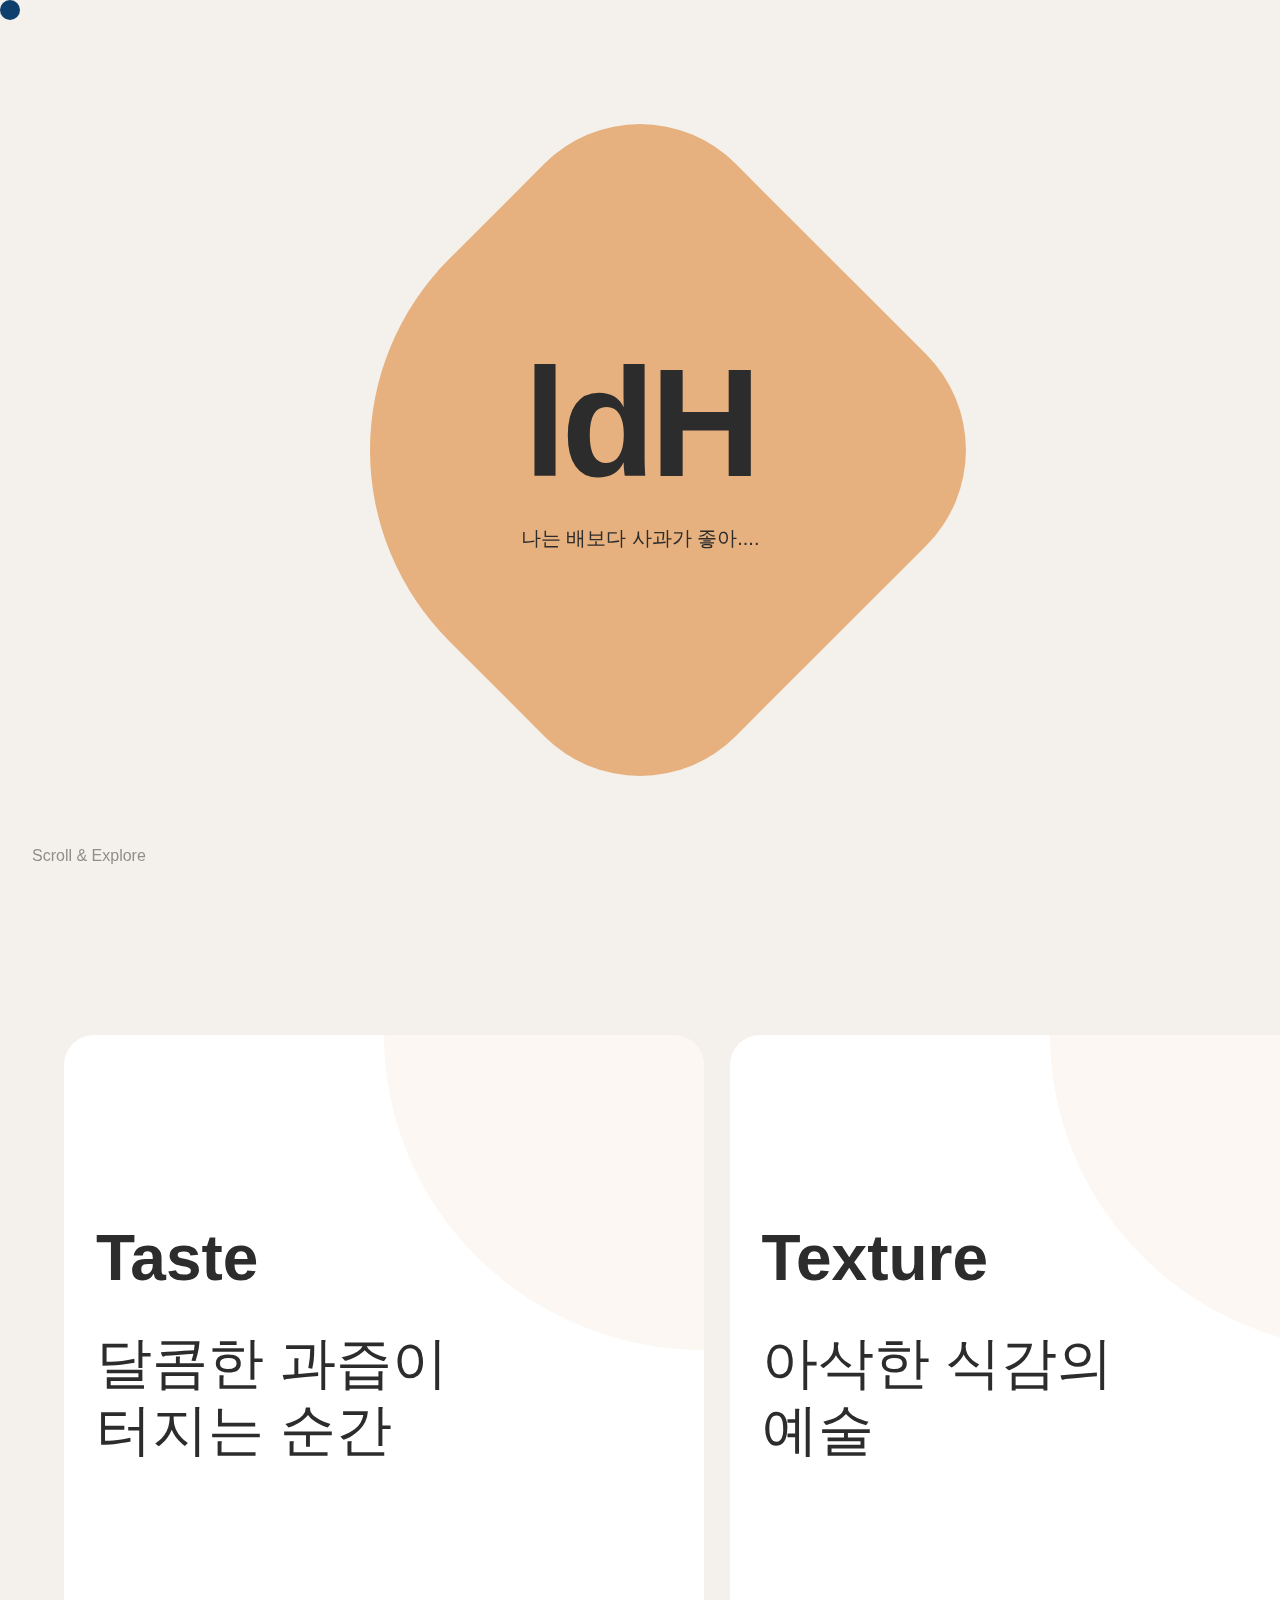
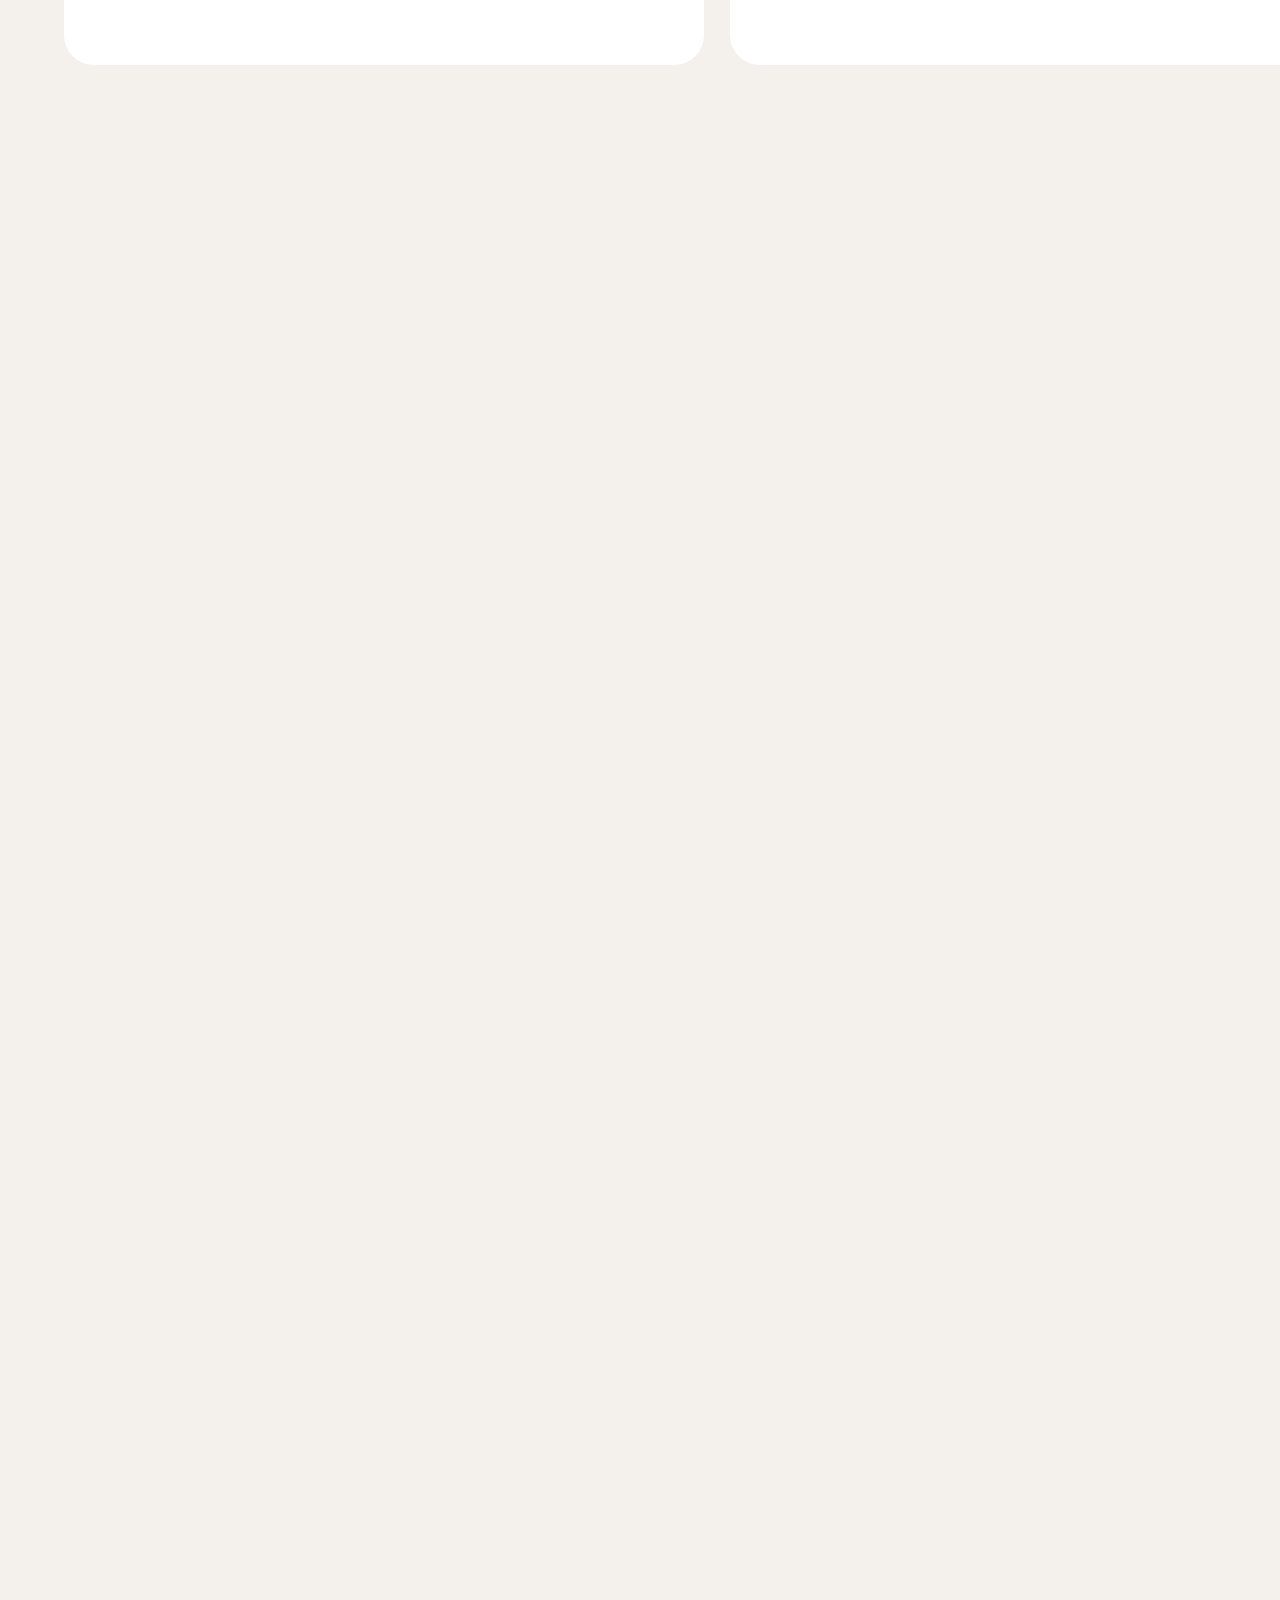
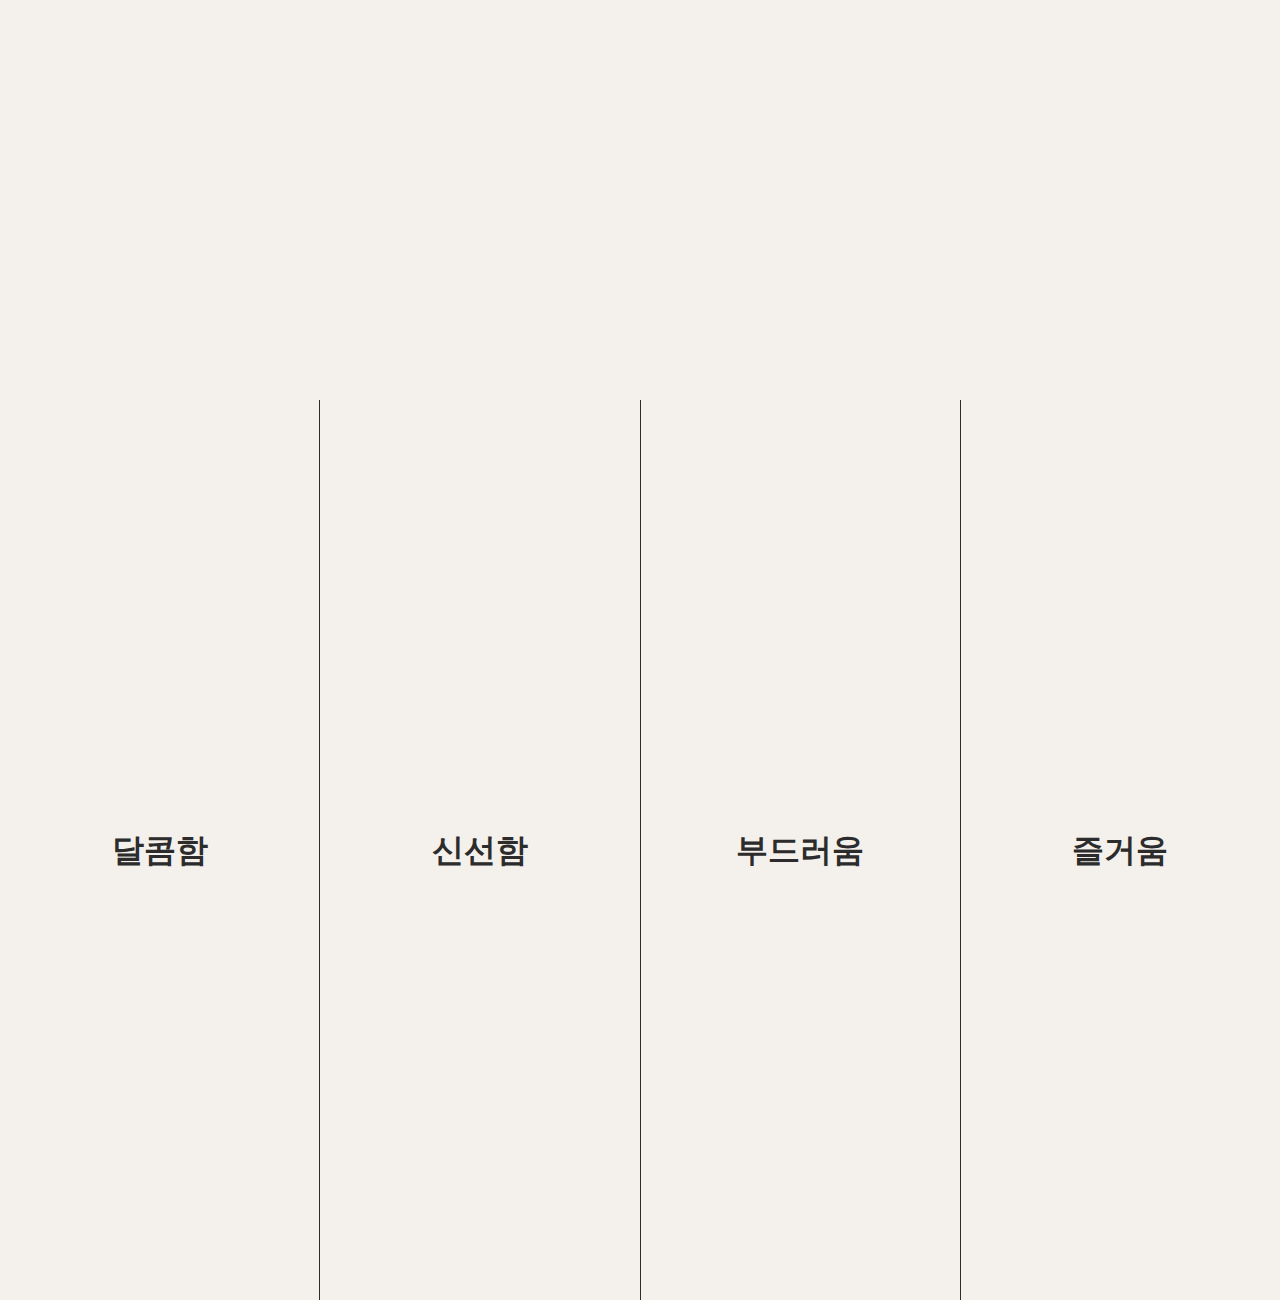
<file: main/templates/pear.html>
<!DOCTYPE html>
<html lang="ko">
<head>
    <meta charset="UTF-8">
    <meta name="viewport" content="width=device-width, initial-scale=1.0">
    <title>PEAR</title>
    <link href="https://cdnjs.cloudflare.com/ajax/libs/bootstrap/5.3.2/css/bootstrap.min.css" rel="stylesheet">
    <style>
        body {
            background: #F4F0EB;
            color: #2C2C2C;
            font-family: 'Arial', sans-serif;
            overflow-x: hidden;
        }

        .cursor-follower {
            position: fixed;
            width: 20px;
            height: 20px;
            background: #E6B17E;
            border-radius: 50%;
            pointer-events: none;
            transition: transform 0.1s;
            z-index: 9999;
            mix-blend-mode: difference;
        }

        .hero-section {
            height: 100vh;
            display: flex;
            align-items: center;
            justify-content: center;
            position: relative;
            overflow: hidden;
        }

        .pear-shape {
            position: absolute;
            width: 60vh;
            height: 60vh;
            background: #E6B17E;
            border-radius: 50% 25% 25% 25%;
            transform: rotate(-45deg);
            transition: all 0.5s ease;
        }

        .title-container {
            position: relative;
            z-index: 2;
        }

        .main-title {
            font-size: 12vw;
            font-weight: 900;
            letter-spacing: -5px;
            color: #2C2C2C;
            mix-blend-mode: overlay;
        }

        .scroll-section {
            height: 300vh;
            position: relative;
        }

        .sticky-container {
            position: sticky;
            top: 0;
            height: 100vh;
            display: flex;
            align-items: center;
            overflow: hidden;
        }

        .horizontal-scroll {
            display: flex;
            gap: 2vw;
            padding: 0 5vw;
            transform: translateX(calc(var(--scroll) * 1%));
        }

        .pear-card {
            min-width: 50vw;
            height: 70vh;
            background: #fff;
            border-radius: 30px;
            padding: 2rem;
            display: flex;
            flex-direction: column;
            justify-content: center;
            position: relative;
            overflow: hidden;
        }

        .pear-card::after {
            content: '';
            position: absolute;
            top: -50%;
            right: -50%;
            width: 100%;
            height: 100%;
            background: #E6B17E;
            border-radius: 50%;
            opacity: 0.1;
        }

        .card-title {
            font-size: 5vw;
            font-weight: 900;
            margin-bottom: 2rem;
        }

        .floating-text {
            position: fixed;
            bottom: 2rem;
            left: 2rem;
            font-size: 1rem;
            opacity: 0.5;
        }

        .taste-section {
            height: 100vh;
            display: grid;
            grid-template-columns: repeat(4, 1fr);
            gap: 1px;
            background: #2C2C2C;
        }

        .taste-cell {
            background: #F4F0EB;
            display: flex;
            align-items: center;
            justify-content: center;
            font-size: 2rem;
            font-weight: 700;
            transition: all 0.3s ease;
        }

        .taste-cell:hover {
            background: #E6B17E;
            color: #fff;
        }

        @keyframes float {
            0% { transform: translateY(0px); }
            50% { transform: translateY(-20px); }
            100% { transform: translateY(0px); }
        }

        .floating-pear {
            animation: float 6s ease-in-out infinite;
        }
    </style>
</head>
<body>
    <div class="cursor-follower"></div>

    <section class="hero-section">
        <div class="pear-shape"></div>
        <div class="title-container text-center">
            <h1 class="main-title">ldH</h1>
            <p class="lead">나는 배보다 사과가 좋아....</p>
        </div>
    </section>

    <section class="scroll-section">
        <div class="sticky-container">
            <div class="horizontal-scroll">
                <div class="pear-card">
                    <h2 class="card-title">Taste</h2>
                    <p class="display-4">달콤한 과즙이<br>터지는 순간</p>
                </div>
                <div class="pear-card">
                    <h2 class="card-title">Texture</h2>
                    <p class="display-4">아삭한 식감의<br>예술</p>
                </div>
                <div class="pear-card">
                    <h2 class="card-title">Nature</h2>
                    <p class="display-4">자연이 준<br>선물</p>
                </div>
            </div>
        </div>
    </section>

    <section class="taste-section">
        <div class="taste-cell">달콤함</div>
        <div class="taste-cell">신선함</div>
        <div class="taste-cell">부드러움</div>
        <div class="taste-cell">즐거움</div>
    </section>

    <div class="floating-text">Scroll & Explore</div>

    <script>
        // 마우스 커서 효과
        document.addEventListener('mousemove', (e) => {
            const cursor = document.querySelector('.cursor-follower');
            cursor.style.left = e.clientX + 'px';
            cursor.style.top = e.clientY + 'px';
        });

        // 스크롤 효과
        window.addEventListener('scroll', () => {
            const scrollSection = document.querySelector('.scroll-section');
            const horizontalScroll = document.querySelector('.horizontal-scroll');
            
            const scrollPercentage = (window.scrollY - scrollSection.offsetTop) / (scrollSection.offsetHeight - window.innerHeight) * 100;
            horizontalScroll.style.transform = `translateX(${-scrollPercentage}%)`;

            // 배 모양 회전
            const pearShape = document.querySelector('.pear-shape');
            pearShape.style.transform = `rotate(${-45 + scrollPercentage/2}deg)`;
        });
    </script>
</body>
</html>
</file>
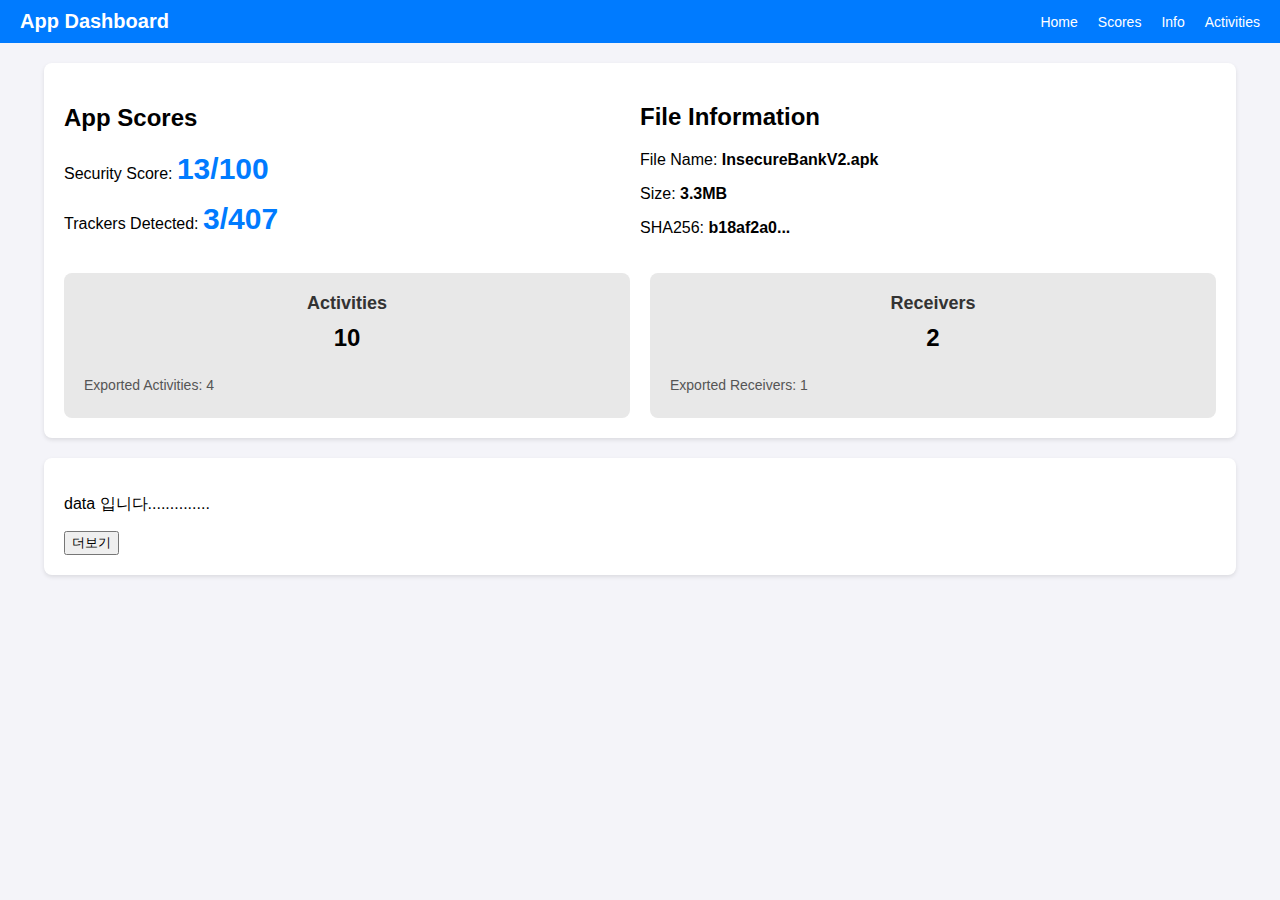
<file: main/templates/sample.html>
<!DOCTYPE html>
<html lang="en">
<head>
    <meta charset="UTF-8">
    <meta name="viewport" content="width=device-width, initial-scale=1.0">
    <title>App Scores Dashboard</title>
    <style>
        body {
            font-family: Arial, sans-serif;
            margin: 0;
            padding: 0;
            background-color: #f4f4f9;
        }

        .navbar {
            background-color: #007bff;
            padding: 10px 20px;
            color: #fff;
            display: flex;
            justify-content: space-between;
            align-items: center;
        }

        .navbar h1 {
            margin: 0;
            font-size: 20px;
        }

        .navbar ul {
            list-style: none;
            display: flex;
            margin: 0;
            padding: 0;
        }

        .navbar ul li {
            margin-left: 20px;
        }

        .navbar ul li a {
            color: #fff;
            text-decoration: none;
            font-size: 14px;
        }

        .navbar ul li a:hover {
            text-decoration: underline;
        }

        .container {
            width: 90%;
            max-width: 1200px;
            margin: 20px auto;
            padding: 20px;
            background: #fff;
            box-shadow: 0 2px 4px rgba(0, 0, 0, 0.1);
            border-radius: 8px;
        }

        .header {
            display: flex;
            justify-content: space-between;
            align-items: center;
            margin-bottom: 20px;
        }

        .header div {
            flex: 1;
        }

        .block {
            display: flex;
            gap: 20px;
            margin-top: 20px;
        }

        .block > div {
            flex: 1;
            background: #e8e8e8;
            padding: 20px;
            text-align: center;
            border-radius: 8px;
            position: relative;
        }

        .block h3 {
            margin: 0;
            font-size: 18px;
            color: #333;
        }

        .block span {
            display: block;
            margin: 10px 0;
            font-size: 24px;
            font-weight: bold;
        }

        .block .details {
            text-align: left;
            margin-top: 20px;
        }

        .block .details ul {
            padding: 0;
            margin: 0;
            list-style: none;
        }

        .block .details ul li {
            padding: 5px 0;
            font-size: 14px;
            color: #555;
        }

        .highlight {
            font-size: 30px;
            color: #007bff;
            font-weight: bold;
        }
    </style>
</head>
<body>
    <div class="navbar">
        <h1>App Dashboard</h1>
        <ul>
            <li><a href="#home">Home</a></li>
            <li><a href="#scores">Scores</a></li>
            <li><a href="#info">Info</a></li>
            <li><a href="#activities">Activities</a></li>
        </ul>
    </div>

    <!--container_1-->
    <div class="container">
        <div class="header">
            <div>
                <h2>App Scores</h2>
                <p>Security Score: <span class="highlight">13/100</span></p>
                <p>Trackers Detected: <span class="highlight">3/407</span></p>
            </div>
            <div>
                <h2>File Information</h2>
                <p>File Name: <b>InsecureBankV2.apk</b></p>
                <p>Size: <b>3.3MB</b></p>
                <p>SHA256: <b>b18af2a0...</b></p>
            </div>
        </div>

        <div class="block">
            <div>
                <h3>Activities</h3>
                <span>10</span>
                <div class="details">
                    <ul>
                        <li>Exported Activities: 4</li>
                    </ul>
                </div>
            </div>
            <div>
                <h3>Receivers</h3>
                <span>2</span>
                <div class="details">
                    <ul>
                        <li>Exported Receivers: 1</li>
                    </ul>
                </div>
            </div>
        </div>
    </div>

    <!--container_2-->
    <div class="container">

        <div>
            <p>data 입니다..............</p>
            <button id="details">더보기</button>
        </div>
    </div> <!--container_2-->

</body>
</html>
</file>
